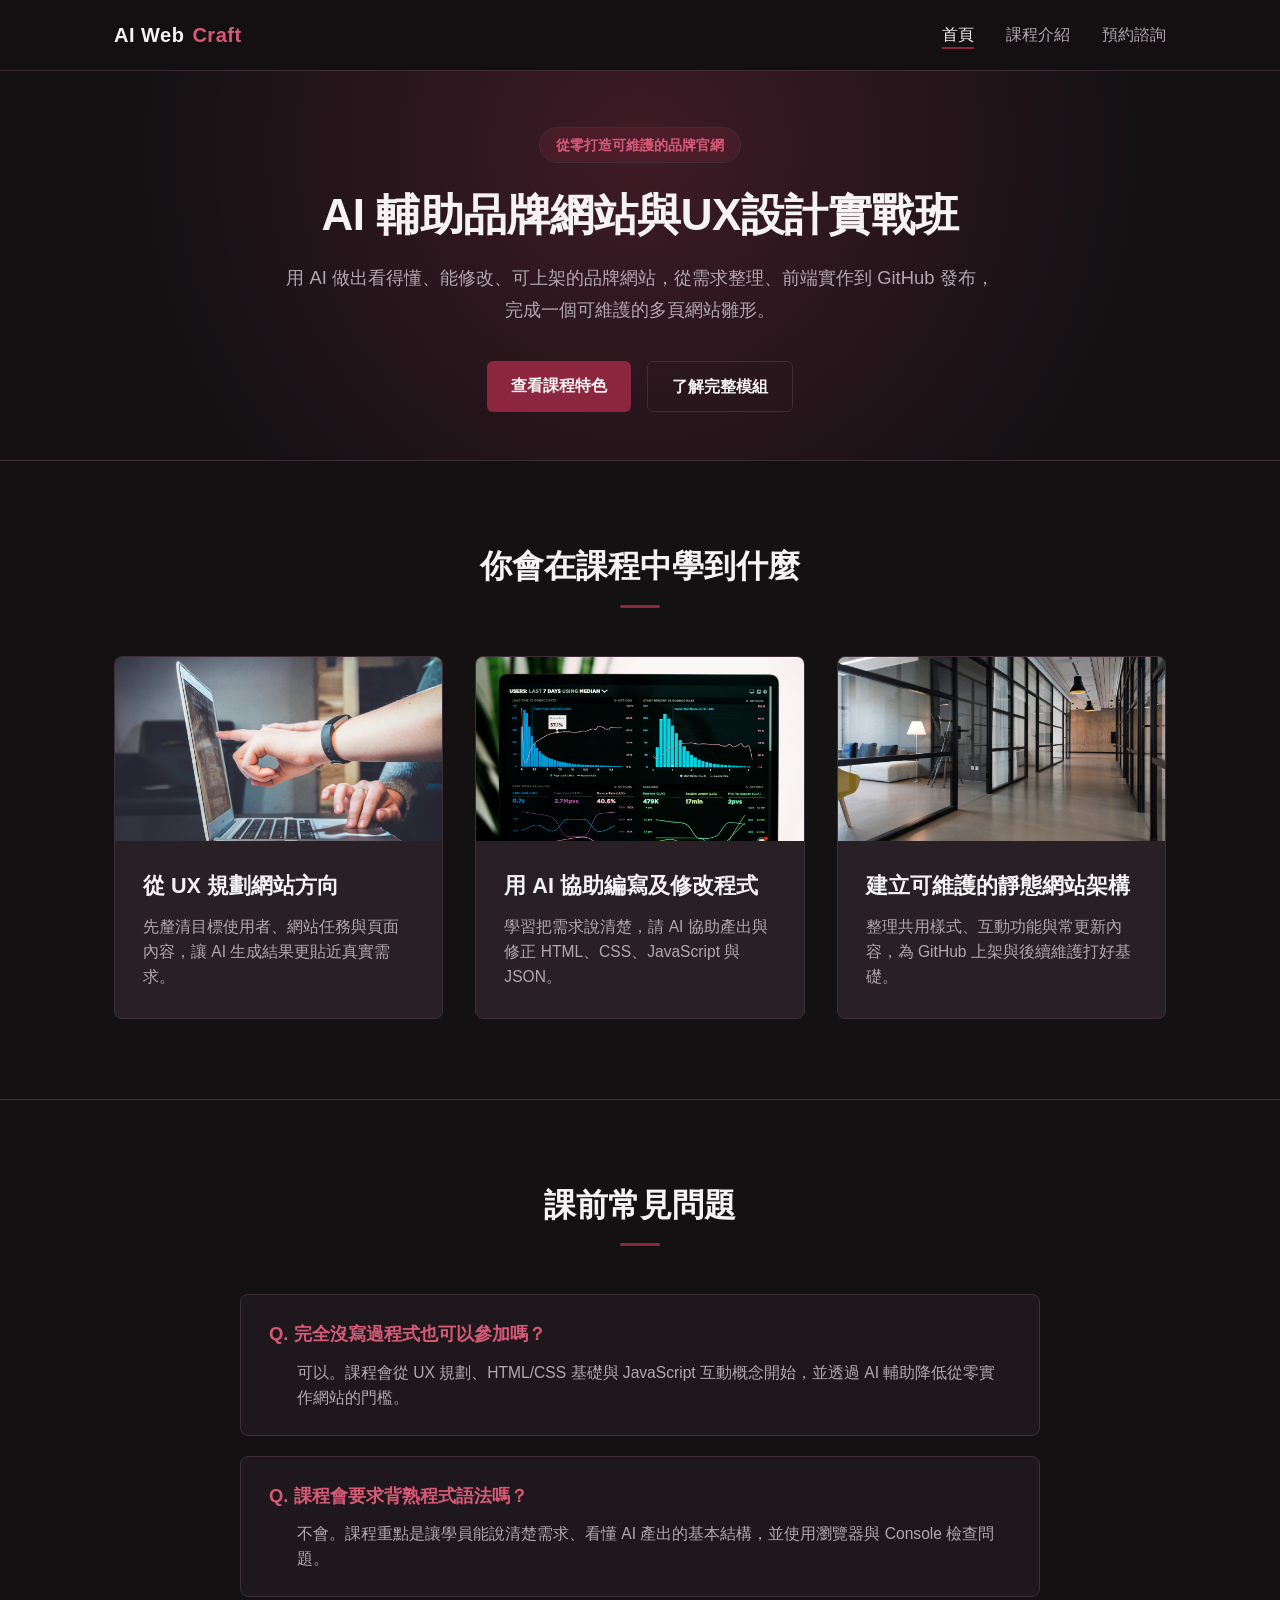
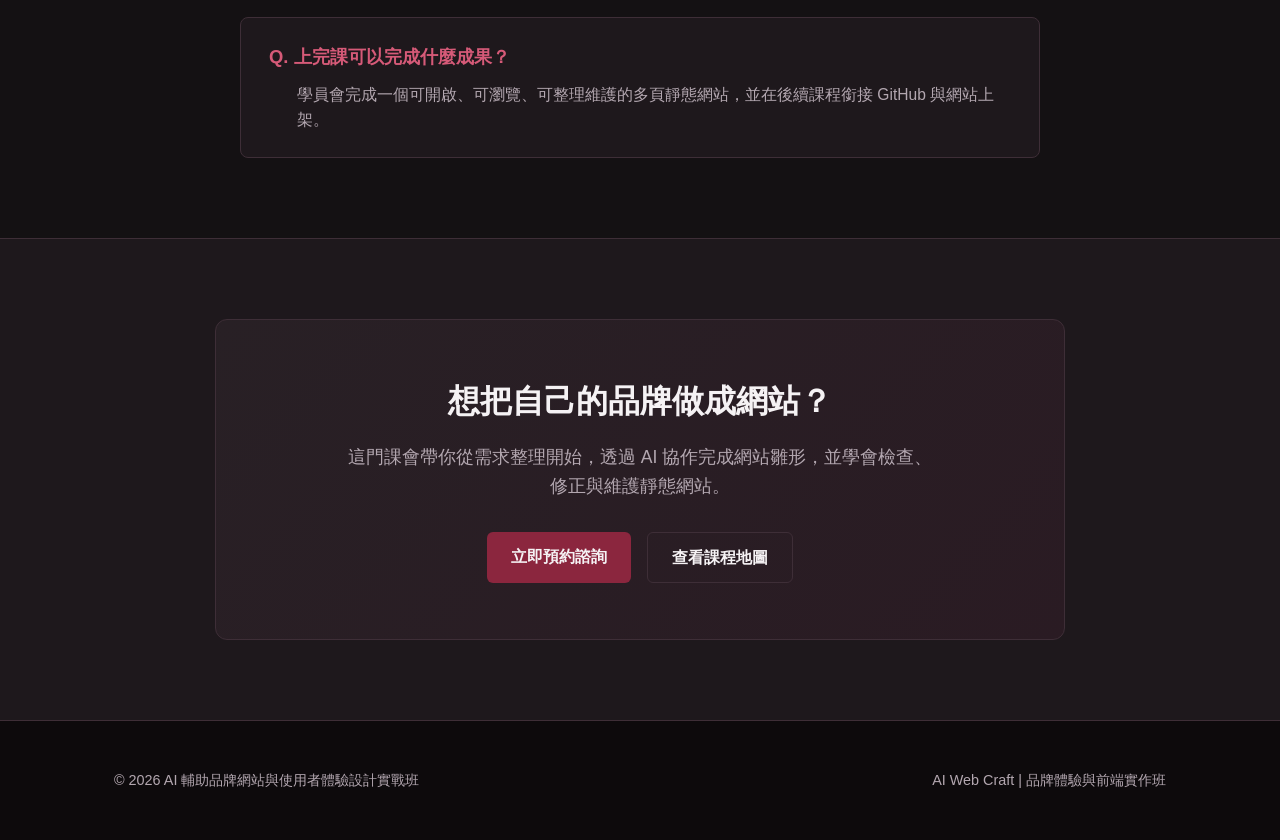
<file: index.html>
<!DOCTYPE html>
<html lang="zh-TW">
<head>
  <meta charset="UTF-8">
  <meta name="viewport" content="width=device-width, initial-scale=1.0">
  <title>AI Web Craft | 品牌體驗與前端實作班</title>
  <link rel="stylesheet" href="css/style.css">
  <link rel="shortcut icon" href="images/favicon.svg" type="image/svg+xml">

</head>
<body>

  <!-- 導覽列 HEADER -->
  <header>
    <div class="container">
      <nav>
        <a href="index.html" class="logo">
          AI Web <span>Craft</span>
        </a>
        <button class="nav-toggle" aria-label="開啟導覽選單" aria-expanded="false" aria-controls="nav-menu">
          <span class="nav-toggle-bar"></span>
          <span class="nav-toggle-bar"></span>
          <span class="nav-toggle-bar"></span>
        </button>
        <ul class="nav-links" id="nav-menu">
          <li><a href="index.html" class="active">首頁</a></li>
          <li><a href="courses.html">課程介紹</a></li>
          <li><a href="contact.html">預約諮詢</a></li>
        </ul>
      </nav>
    </div>
  </header>

  <main>
    <!-- HERO 區塊 -->
    <section class="hero">
      <div class="container">
        <div class="hero-content">
          <div class="kicker" id="hero-kicker">載入中...</div>
          <h1 id="hero-title">載入中...</h1>
          <p id="hero-subtitle">載入中...</p>
          <div class="hero-actions">
            <a href="#features" class="btn btn-primary" id="hero-cta">查看課程特色</a>
            <a href="courses.html" class="btn btn-outline">了解完整模組</a>
          </div>
        </div>
      </div>
    </section>

    <!-- 課程特色區塊 -->
    <section id="features">
      <div class="container">
        <h2 class="section-title" id="features-title">課程特色</h2>
        <div class="features-grid" id="features-container">
          <!-- 動態渲染卡片內容 -->
        </div>
      </div>
    </section>

    <!-- 常見問題區塊 -->
    <section id="faq">
      <div class="container">
        <h2 class="section-title" id="faq-title">常見問題</h2>
        <div class="faq-container" id="faq-container">
          <!-- 動態渲染 FAQ 內容 -->
        </div>
      </div>
    </section>

    <!-- 聯絡與行動呼籲區塊 -->
    <section class="contact-section">
      <div class="container">
        <div class="contact-card">
          <h2 id="contact-title">準備套用自己的品牌內容</h2>
          <p id="contact-description">請整理品牌名稱、目標對象與網站目的，再請 Gemini 依照這份 JSON 格式產生自己的網站內容。</p>
          <div class="contact-actions">
            <a href="contact.html" class="btn btn-primary">立即預約諮詢</a>
            <a href="courses.html" class="btn btn-outline">查看課程地圖</a>
          </div>
        </div>
      </div>
    </section>
  </main>

  <!-- FOOTER 頁尾 -->
  <footer>
    <div class="container">
      <div class="footer-content">
        <p id="footer-copyright">© 2026 AI 輔助網站內容生成練習</p>
        <p>AI Web Craft | 品牌體驗與前端實作班</p>
      </div>
    </div>
  </footer>
  <script src="js/script.js"></script>
  <!-- JS 讀取 data/website-content.json 與動態渲染 -->
  <!-- <script>
    document.addEventListener("DOMContentLoaded", function () {
      fetch('data/website-content.json')
        .then(response => {
          if (!response.ok) {
            throw new Error("無法讀取 JSON 資料， HTTP 狀態碼: " + response.status);
          }
          return response.json();
        })
        .then(data => {
          renderContent(data);
        })
        .catch(error => {
          console.error("資料載入失敗:", error);
          renderFallbackContent();
        });

      function renderContent(data) {
        // Render Hero
        if (data.hero) {
          document.getElementById('hero-kicker').textContent = data.hero.kicker || "AI 協作課程";
          document.getElementById('hero-title').textContent = data.hero.title || "";
          document.getElementById('hero-subtitle').innerHTML = data.hero.subtitle || "";
          if (data.hero.cta) {
            document.getElementById('hero-cta').textContent = data.hero.cta;
          }
        }

        // Render Features Title & Cards
        if (data.featuresTitle) {
          document.getElementById('features-title').textContent = data.featuresTitle;
        }

        if (Array.isArray(data.features)) {
          const featuresContainer = document.getElementById('features-container');
          featuresContainer.innerHTML = '';
          data.features.forEach(item => {
            const card = document.createElement('div');
            card.className = 'feature-card';
            card.innerHTML = `
              ${item.imageUrl ? `<img class="feature-image" src="${escapeHTML(item.imageUrl)}" alt="${escapeHTML(item.imageAlt || item.title)}">` : ''}
              <div class="feature-content">
                <h3>${escapeHTML(item.title)}</h3>
                <p>${escapeHTML(item.description)}</p>
              </div>
            `;
            featuresContainer.appendChild(card);
          });
        }

        // Render FAQ Title & List
        if (data.faqTitle) {
          document.getElementById('faq-title').textContent = data.faqTitle;
        }

        if (Array.isArray(data.faq)) {
          const faqContainer = document.getElementById('faq-container');
          faqContainer.innerHTML = '';
          data.faq.forEach(item => {
            const faqItem = document.createElement('div');
            faqItem.className = 'faq-item';
            faqItem.innerHTML = `
              <h3>Q. ${escapeHTML(item.question)}</h3>
              <p>${escapeHTML(item.answer)}</p>
            `;
            faqContainer.appendChild(faqItem);
          });
        }

        // Render Contact
        if (data.contact) {
          if (data.contact.title) {
            document.getElementById('contact-title').textContent = data.contact.title;
          }
          if (data.contact.description) {
            document.getElementById('contact-description').textContent = data.contact.description;
          }
        }

        // Render Footer
        if (data.footer) {
          document.getElementById('footer-copyright').textContent = data.footer;
        }
      }

      // 備用處理（若本地 file:// 協定限制或路徑無法 fetch 時顯示）
      function renderFallbackContent() {
        document.getElementById('hero-kicker').textContent = "AI 協作課程";
        document.getElementById('hero-title').textContent = "用 AI 建立清楚、可維護的網站內容";
        document.getElementById('hero-subtitle').textContent = "請透過 HTTP Server (如 Live Server) 開啟網頁以完整讀取 JSON 資料。";
      }

      // XSS 防護輔助函式
      function escapeHTML(str) {
        if (!str) return '';
        return str
          .replace(/&/g, "&amp;")
          .replace(/</g, "&lt;")
          .replace(/>/g, "&gt;")
          .replace(/"/g, "&quot;")
          .replace(/'/g, "&#039;");
      }
    });

  document.addEventListener('DOMContentLoaded', () => {
    const header = document.querySelector('header');
    let lastScrollY = window.scrollY;

    window.addEventListener('scroll', () => {
      const currentScrollY = window.scrollY;

      // 1. 接近頁面最上方時（10px 內），保持顯示
      if (currentScrollY <= 10) {
        header.classList.remove('nav-hidden');
      } 
      // 2. 向下捲動時，隱藏導覽列
      else if (currentScrollY > lastScrollY) {
        header.classList.add('nav-hidden');
      } 
      // 3. 向上捲動時，顯示導覽列
      else {
        header.classList.remove('nav-hidden');
      }

      lastScrollY = currentScrollY;
    });

    // 手機版漢堡選單邏輯
    const navToggle = document.querySelector('.nav-toggle');
    const navMenu = document.getElementById('nav-menu');
    const navLinks = document.querySelectorAll('.nav-links a');

    if (navToggle && navMenu) {
      const closeMenu = () => {
        navToggle.classList.remove('is-active');
        navMenu.classList.remove('is-active');
        navToggle.setAttribute('aria-expanded', 'false');
        navToggle.setAttribute('aria-label', '開啟導覽選單');
      };

      navToggle.addEventListener('click', () => {
        const isOpen = navMenu.classList.toggle('is-active');
        navToggle.classList.toggle('is-active');
        navToggle.setAttribute('aria-expanded', isOpen ? 'true' : 'false');
        navToggle.setAttribute('aria-label', isOpen ? '關閉導覽選單' : '開啟導覽選單');
      });

      navLinks.forEach(link => {
        link.addEventListener('click', closeMenu);
      });
    }
  });
  </script> -->
</body>
</html>
</file>
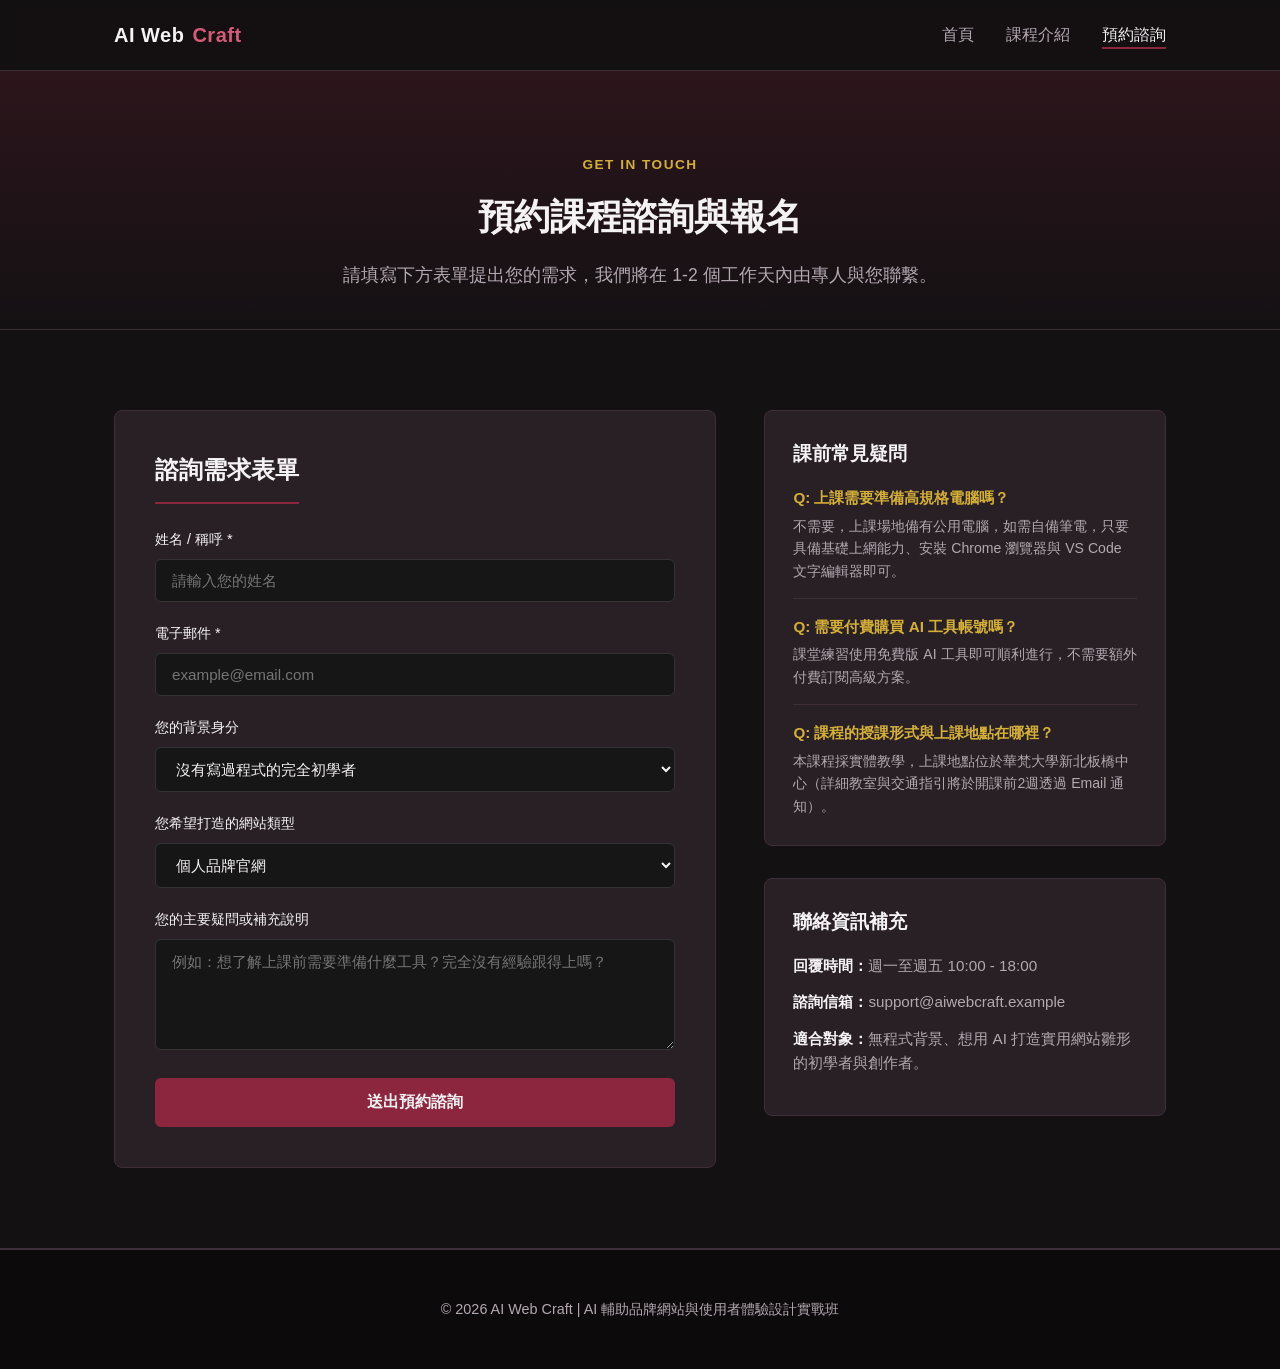
<file: contact.html>
<!DOCTYPE html>
<html lang="zh-Hant">
<head>
  <meta charset="UTF-8">
  <meta name="viewport" content="width=device-width, initial-scale=1.0">
  <title>預約諮詢 - AI Web Craft | 品牌體驗與前端實作班</title>
  <link rel="stylesheet" href="css/style.css">
  <link rel="shortcut icon" href="images/favicon.svg" type="image/svg+xml">
</head>
<body>

  <!-- Header Section -->
  <header>
    <div class="container">
      <nav>
        <a href="index.html" class="logo">
          AI Web <span>Craft</span>
        </a>
        <button class="nav-toggle" aria-label="開啟導覽選單" aria-expanded="false" aria-controls="nav-menu">
          <span class="nav-toggle-bar"></span>
          <span class="nav-toggle-bar"></span>
          <span class="nav-toggle-bar"></span>
        </button>
        <ul class="nav-links" id="nav-menu">
          <li><a href="index.html">首頁</a></li>
          <li><a href="courses.html">課程介紹</a></li>
          <li><a href="contact.html" class="active">預約諮詢</a></li>
        </ul>
      </nav>
    </div>
  </header>

  <!-- Page Header -->
  <div class="page-header">
    <div class="container">
      <span class="page-kicker">Get In Touch</span>
      <h1 class="page-title">預約課程諮詢與報名</h1>
      <p class="page-subtitle">請填寫下方表單提出您的需求，我們將在 1-2 個工作天內由專人與您聯繫。</p>
    </div>
  </div>

  <main>
    <section>
      <div class="container">
        <div class="contact-grid">
          
          <!-- Consultation Form -->
          <div class="form-card">
            <h2 class="form-title">諮詢需求表單</h2>
            <form action="#" method="post" onsubmit="event.preventDefault(); alert('感謝您的諮詢預約！我們將盡快與您聯繫。');">
              <div class="form-group">
                <label for="name">姓名 / 稱呼 *</label>
                <input type="text" id="name" name="name" required placeholder="請輸入您的姓名">
              </div>

              <div class="form-group">
                <label for="email">電子郵件 *</label>
                <input type="email" id="email" name="email" required placeholder="example@email.com">
              </div>

              <div class="form-group">
                <label for="identity">您的背景身分</label>
                <select id="identity" name="identity">
                  <option value="beginner">沒有寫過程式的完全初學者</option>
                  <option value="freelancer">自由工作者 / 個人品牌經營者</option>
                  <option value="designer">設計師 / 想跨足 UI/UX 的學員</option>
                  <option value="other">其他</option>
                </select>
              </div>

              <div class="form-group">
                <label for="goal">您希望打造的網站類型</label>
                <select id="goal" name="goal">
                  <option value="personal">個人品牌官網</option>
                  <option value="portfolio">作品集網站</option>
                  <option value="course">課程或活動宣傳頁</option>
                  <option value="service">服務介紹頁</option>
                </select>
              </div>

              <div class="form-group">
                <label for="message">您的主要疑問或補充說明</label>
                <textarea id="message" name="message" rows="5" placeholder="例如：想了解上課前需要準備什麼工具？完全沒有經驗跟得上嗎？"></textarea>
              </div>

              <button type="submit" class="btn-submit">送出預約諮詢</button>
            </form>
          </div>

          <!-- Side Info Panel -->
          <div class="info-panel">
            
            <!-- Quick FAQ -->
            <div class="info-card">
              <h3>課前常見疑問</h3>
              <ul class="faq-mini-list">
                <li>
                  <strong>Q: 上課需要準備高規格電腦嗎？</strong>
                  <p>不需要，上課場地備有公用電腦，如需自備筆電，只要具備基礎上網能力、安裝 Chrome 瀏覽器與 VS Code 文字編輯器即可。</p>
                </li>
                <li>
                  <strong>Q: 需要付費購買 AI 工具帳號嗎？</strong>
                  <p>課堂練習使用免費版 AI 工具即可順利進行，不需要額外付費訂閱高級方案。</p>
                </li>
                <li>
                  <strong>Q: 課程的授課形式與上課地點在哪裡？</strong>
                  <p>本課程採實體教學，上課地點位於華梵大學新北板橋中心（詳細教室與交通指引將於開課前2週透過 Email 通知）。</p>
                </li>
              </ul>
            </div>

            <!-- Contact Notice -->
            <div class="info-card contact-details">
              <h3>聯絡資訊補充</h3>
              <p><strong>回覆時間：</strong>週一至週五 10:00 - 18:00</p>
              <p><strong>諮詢信箱：</strong>support@aiwebcraft.example</p>
              <p><strong>適合對象：</strong>無程式背景、想用 AI 打造實用網站雛形的初學者與創作者。</p>
            </div>

          </div>

        </div>
      </div>
    </section>
  </main>

  <!-- Footer Section -->
  <footer>
    <div class="container">
      <p>© 2026 AI Web Craft | AI 輔助品牌網站與使用者體驗設計實戰班</p>
    </div>
  </footer>
  <script src="js/script.js"></script>
</body>
</html>
</file>
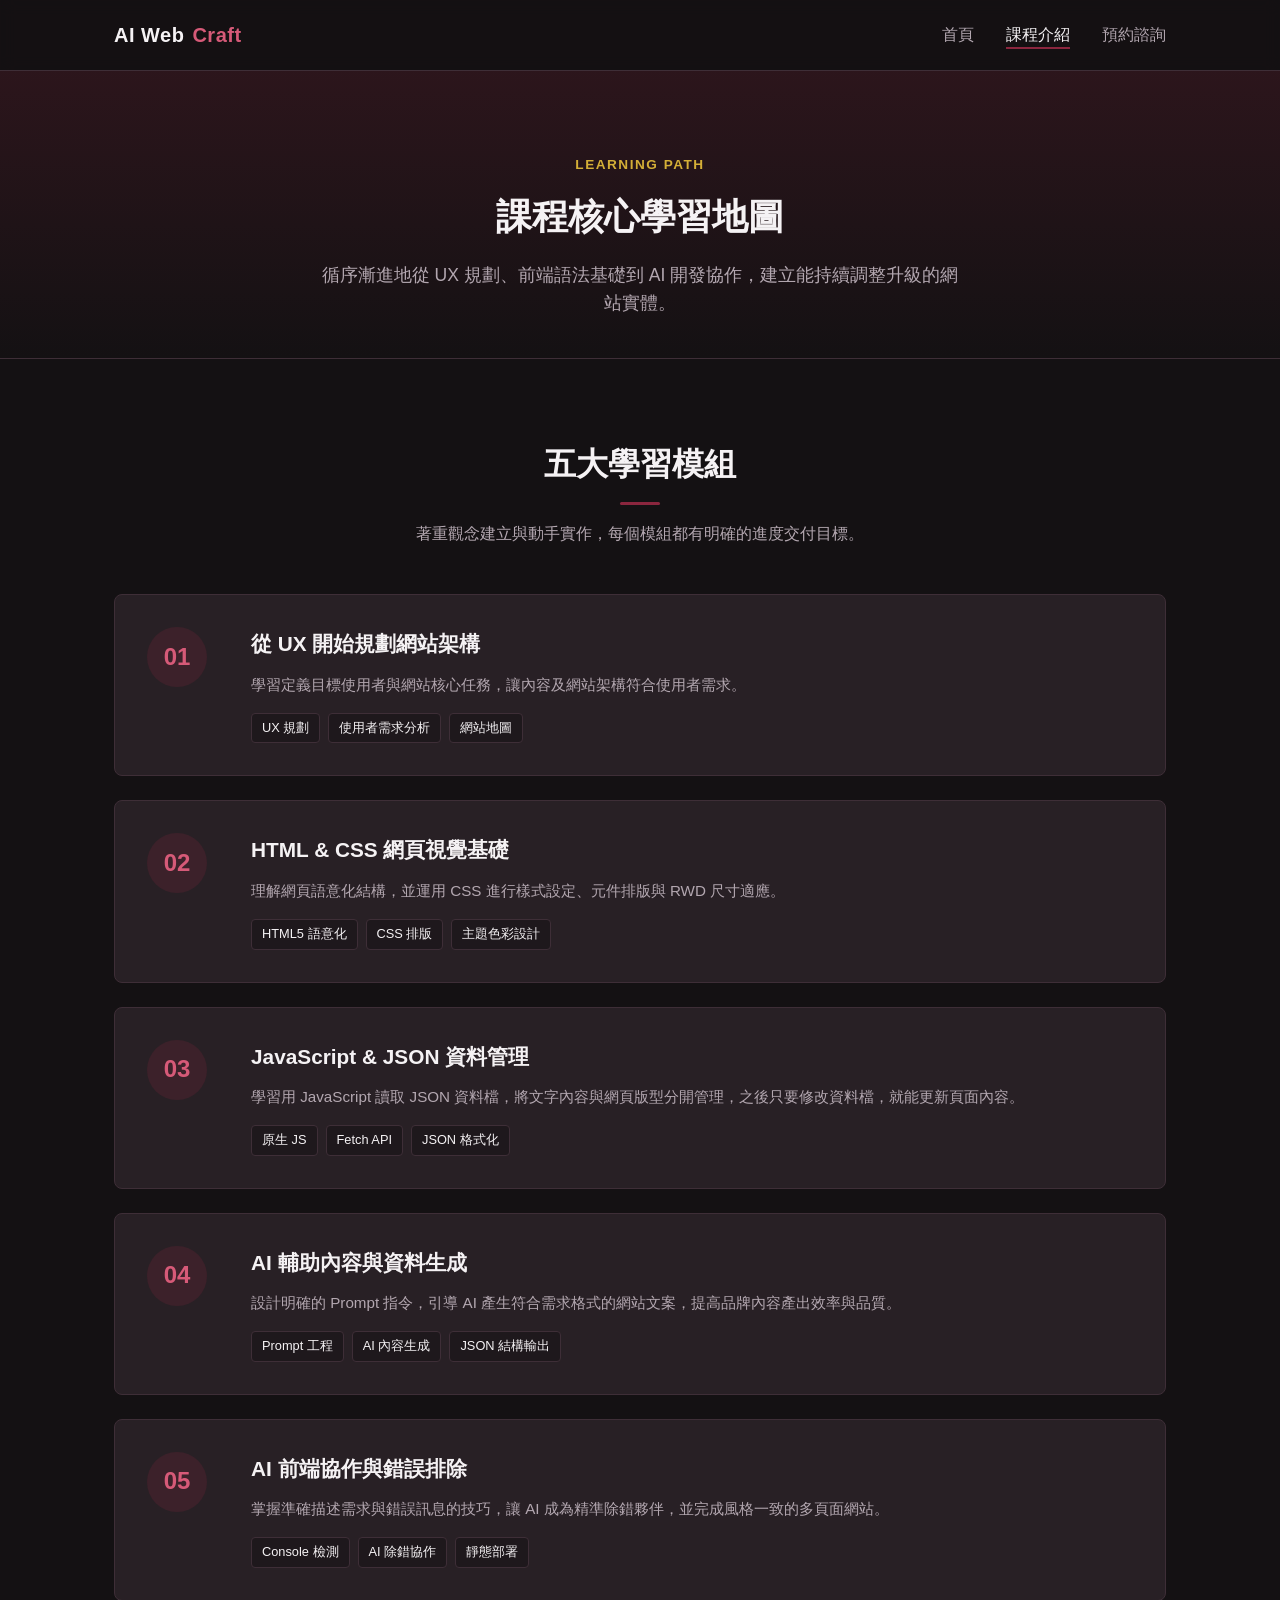
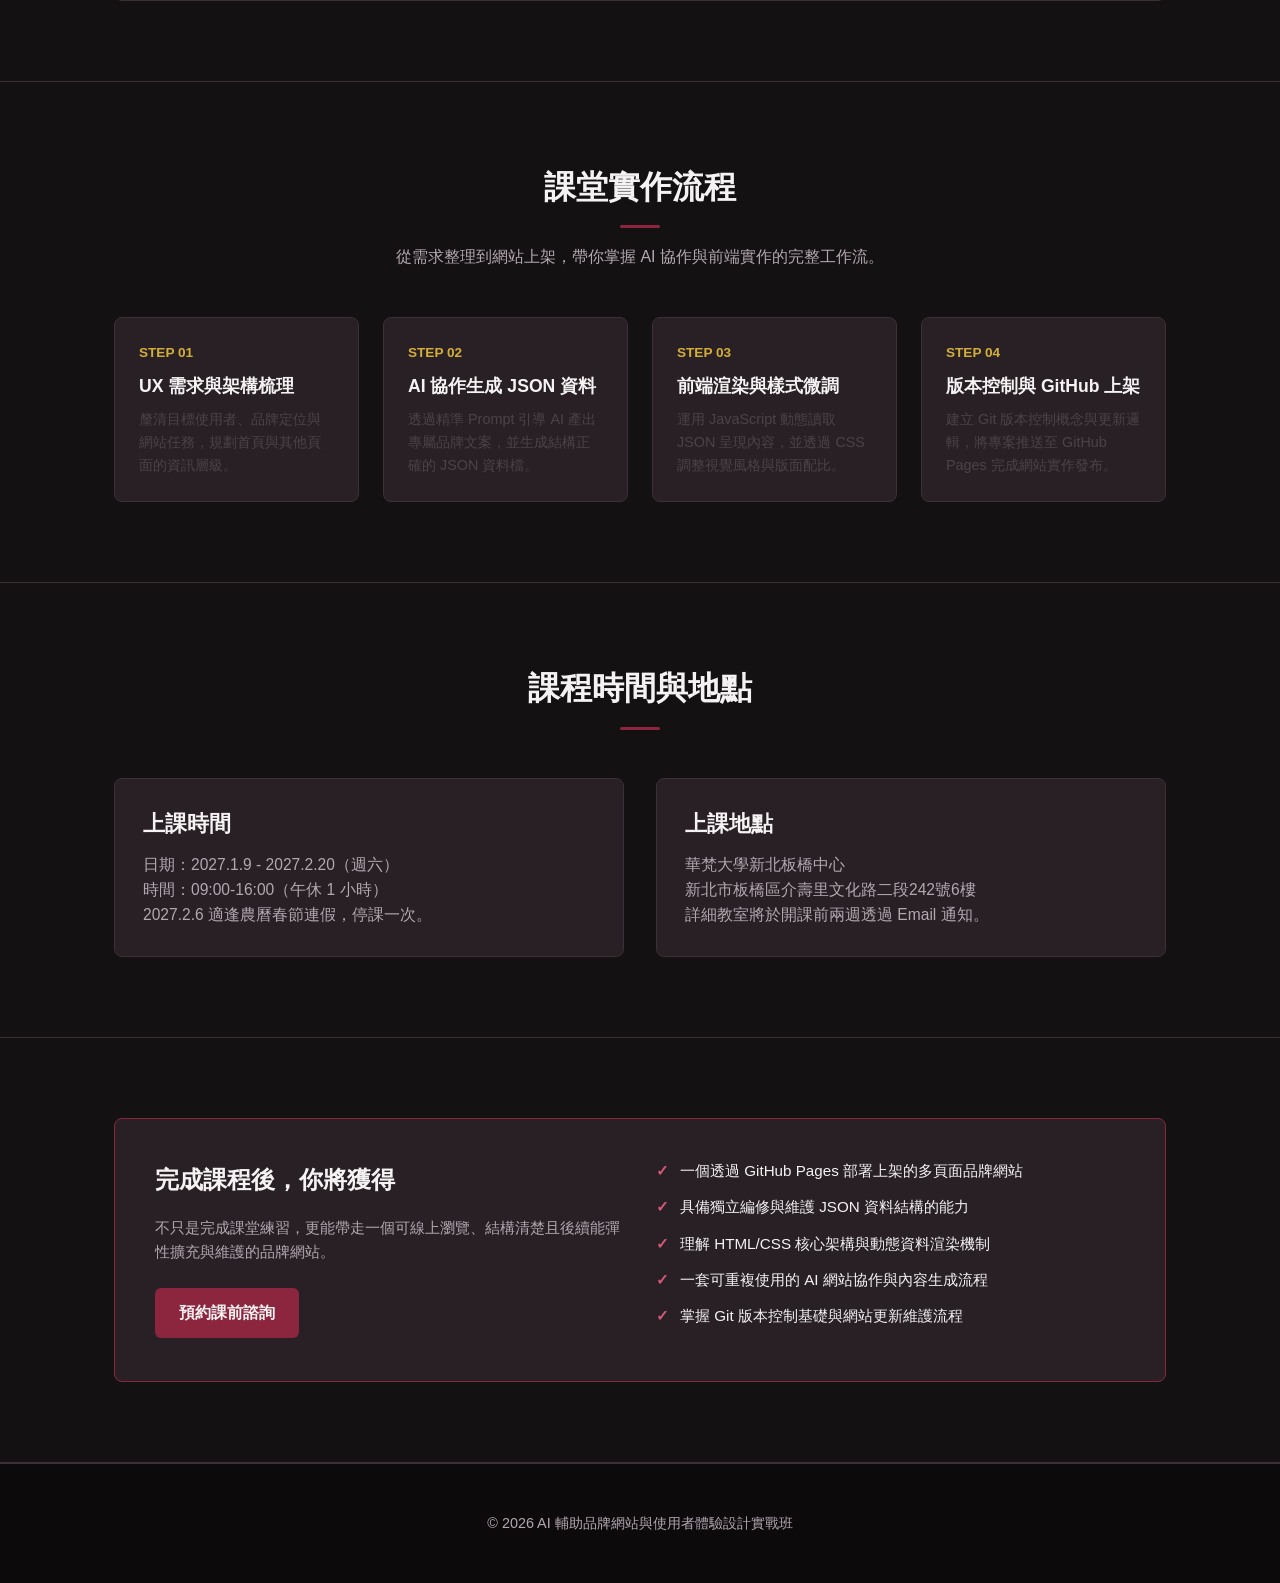
<file: courses.html>
<!DOCTYPE html>
<html lang="zh-Hant">
<head>
  <meta charset="UTF-8">
  <meta name="viewport" content="width=device-width, initial-scale=1.0">
  <title>課程介紹 - AI Web Craft | 品牌體驗與前端實作班</title>
  <link rel="stylesheet" href="css/style.css">
  <link rel="shortcut icon" href="images/favicon.svg" type="image/svg+xml">
</head>
<body>

  <!-- Header Section -->
  <header>
    <div class="container">
      <nav>
        <a href="index.html" class="logo">
          AI Web <span>Craft</span>
        </a>
        <button class="nav-toggle" aria-label="開啟導覽選單" aria-expanded="false" aria-controls="nav-menu">
          <span class="nav-toggle-bar"></span>
          <span class="nav-toggle-bar"></span>
          <span class="nav-toggle-bar"></span>
        </button>
        <ul class="nav-links" id="nav-menu">
          <li><a href="index.html">首頁</a></li>
          <li><a href="courses.html" class="active">課程介紹</a></li>
          <li><a href="contact.html">預約諮詢</a></li>
        </ul>
      </nav>
    </div>
  </header>

  <!-- Page Header -->
  <div class="page-header">
    <div class="container">
      <span class="page-kicker">Learning Path</span>
      <h1 class="page-title">課程核心學習地圖</h1>
      <p class="page-subtitle">循序漸進地從 UX 規劃、前端語法基礎到 AI 開發協作，建立能持續調整升級的網站實體。</p>
    </div>
  </div>

  <main>
    <!-- Learning Modules Section -->
    <section>
      <div class="container">
        <h2 class="section-title" id="modules-title">五大學習模組</h2>
        <p class="section-description" id="modules-description">著重觀念建立與動手實作，每個模組都有明確的進度交付目標。</p>
        
        <div class="modules-grid" id="modules-container">
          <!-- 這裡的模組卡片將由 JavaScript 自動連動 JSON 進行渲染 -->
          <div class="module-card">
            <div class="module-number">01</div>
            <div class="module-content">
              <h3>從 UX 開始規劃網站架構</h3>
              <p>學習定義目標使用者與網站核心任務，讓內容及網站架構符合使用者需求。</p>
              <div class="module-tags">
                <span class="tag">UX 規劃</span>
                <span class="tag">使用者需求分析</span>
                <span class="tag">網站地圖</span>
              </div>
            </div>
          </div>

          <div class="module-card">
            <div class="module-number">02</div>
            <div class="module-content">
              <h3>HTML & CSS 網頁視覺基礎</h3>
              <p>理解網頁語意化結構，並運用 CSS 進行樣式設定、元件排版與 RWD 尺寸適應。</p>
              <div class="module-tags">
                <span class="tag">HTML5 語意化</span>
                <span class="tag">CSS 排版</span>
                <span class="tag">主題色彩設計</span>
              </div>
            </div>
          </div>

          <div class="module-card">
            <div class="module-number">03</div>
            <div class="module-content">
              <h3>JavaScript & JSON 資料管理</h3>
              <p>學習用 JavaScript 讀取 JSON 資料檔，將文字內容與網頁版型分開管理，之後只要修改資料檔，就能更新頁面內容。</p>
              <div class="module-tags">
                <span class="tag">原生 JS</span>
                <span class="tag">Fetch API</span>
                <span class="tag">JSON 格式化</span>
              </div>
            </div>
          </div>

          <div class="module-card">
            <div class="module-number">04</div>
            <div class="module-content">
              <h3>AI 輔助內容與資料生成</h3>
              <p>設計明確的 Prompt 指令，引導 AI 產生符合需求格式的網站文案，提高品牌內容產出效率與品質。</p>
              <div class="module-tags">
                <span class="tag">Prompt 工程</span>
                <span class="tag">AI 內容生成</span>
                <span class="tag">JSON 結構輸出</span>
              </div>
            </div>
          </div>

          <div class="module-card">
            <div class="module-number">05</div>
            <div class="module-content">
              <h3>AI 前端協作與錯誤排除</h3>
              <p>掌握準確描述需求與錯誤訊息的技巧，讓 AI 成為精準除錯夥伴，並完成風格一致的多頁面網站。</p>
              <div class="module-tags">
                <span class="tag">Console 檢測</span>
                <span class="tag">AI 除錯協作</span>
                <span class="tag">靜態部署</span>
              </div>
            </div>
          </div>
        </div>
      </div>
    </section>

    <!-- Workflow Section -->
    <section id="process">
      <div class="container">
        <h2 class="section-title">課堂實作流程</h2>
        <p class="section-description">從需求整理到網站上架，帶你掌握 AI 協作與前端實作的完整工作流。</p>

        <div class="process-grid">
          <div class="process-item">
            <div class="process-step">STEP 01</div>
            <h4>UX 需求與架構梳理</h4>
            <p>釐清目標使用者、品牌定位與網站任務，規劃首頁與其他頁面的資訊層級。</p>
          </div>
          <div class="process-item">
            <div class="process-step">STEP 02</div>
            <h4>AI 協作生成 JSON 資料</h4>
            <p>透過精準 Prompt 引導 AI 產出專屬品牌文案，並生成結構正確的 JSON 資料檔。</p>
          </div>
          <div class="process-item">
            <div class="process-step">STEP 03</div>
            <h4>前端渲染與樣式微調</h4>
            <p>運用 JavaScript 動態讀取 JSON 呈現內容，並透過 CSS 調整視覺風格與版面配比。</p>
          </div>
          <div class="process-item">
            <div class="process-step">STEP 04</div>
            <h4>版本控制與 GitHub 上架</h4>
            <p>建立 Git 版本控制概念與更新邏輯，將專案推送至 GitHub Pages 完成網站實作發布。</p>
          </div>
        </div>
      </div>
    </section>

    <!-- 課程時間與地點區塊 -->
    <section id="schedule-location">
      <div class="container">
        <h2 class="section-title">課程時間與地點</h2>
        <div class="features-grid">
          
          <!-- 上課時間卡片 -->
          <div class="feature-card">
            <div class="feature-content">
              <h3>上課時間</h3>
              <p>
                日期：2027.1.9 - 2027.2.20（週六）<br>
                時間：09:00-16:00（午休 1 小時）<br>2027.2.6 適逢農曆春節連假，停課一次。
              </p>
            </div>
          </div>

          <!-- 上課地點卡片 -->
          <div class="feature-card">
            <div class="feature-content">
              <h3>上課地點</h3>
              <p>
                華梵大學新北板橋中心<br>
                新北市板橋區介壽里文化路二段242號6樓<br>
                詳細教室將於開課前兩週透過 Email 通知。
              </p>
            </div>
          </div>

        </div>
      </div>
    </section>

    <!-- Outcome Section -->
    <section>
      <div class="container">
        <div class="outcome-box">
          <div class="outcome-info">
            <h3>完成課程後，你將獲得</h3>
            <p>不只是完成課堂練習，更能帶走一個可線上瀏覽、結構清楚且後續能彈性擴充與維護的品牌網站。</p>
            <a href="contact.html" class="btn btn-primary">預約課前諮詢</a>
          </div>
          <div>
            <ul class="outcome-list">
              <li>一個透過 GitHub Pages 部署上架的多頁面品牌網站</li>
              <li>具備獨立編修與維護 JSON 資料結構的能力</li>
              <li>理解 HTML/CSS 核心架構與動態資料渲染機制</li>
              <li>一套可重複使用的 AI 網站協作與內容生成流程</li>
              <li>掌握 Git 版本控制基礎與網站更新維護流程</li>
            </ul>
          </div>
        </div>
      </div>
    </section>
  </main>

  <!-- Footer Section -->
  <footer>
    <div class="container">
      <p id="footer-copyright">© 2026 AI Web Craft | AI 輔助品牌網站與使用者體驗設計實戰班</p>
    </div>
  </footer>

  <!-- 引入共用 JavaScript -->
  <script src="js/script.js"></script>
</body>
</html>
</file>
<file: css/style.css>
/* ==========================================================================
   1. 全域變數與 Reset (以 index.html 為基準)
   ========================================================================== */
:root {
  /* 背景與表面色 */
  --bg-color: #141113;
  --header-bg-rgba: rgba(20, 17, 19, 0.9);
  --hero-bg-gradient-start: #3e1b26;
  --footer-bg: #0d0a0c;
  --surface-color: #1e181c;
  --surface-card: #282025;
  --surface-hover: #342a30;
  --card-gradient-end: #2a1b23;

  /* 主色與強調色 */
  --primary-color: #8b263e;
  --primary-hover: #a3324d;
  --primary-light: #d65a78;
  --primary-bg-alpha: rgba(139, 38, 62, 0.2);
  --accent-color: #d4af37;

  /* 文字色 */
  --text-main: #f5f2f4;
  --text-muted: #b3a7b0;

  /* 邊框與輸入框色 */
  --border-color: #3e2e37;
  --input-bg: #161616;
  --input-border: #333333;

  /* 版面配置 */
  --max-width: 1100px;
  --font-family: -apple-system, BlinkMacSystemFont, "Segoe UI", Roboto, "Helvetica Neue", Arial, sans-serif;
}

* {
  box-sizing: border-box;
  margin: 0;
  padding: 0;
}

body {
  background-color: var(--bg-color);
  color: var(--text-main);
  font-family: var(--font-family);
  line-height: 1.6;
  min-height: 100vh;
  display: flex;
  flex-direction: column;
}

a {
  color: inherit;
  text-decoration: none;
}

.container {
  width: 100%;
  max-width: var(--max-width);
  margin: 0 auto;
  padding: 0 1.5rem;
}

/* ==========================================================================
   2. 通用按鈕元件 (Buttons)
   ========================================================================== */
.btn {
  display: inline-block;
  padding: 0.75rem 1.5rem;
  border-radius: 6px;
  font-weight: 600;
  font-size: 1rem;
  transition: all 0.2s ease;
  cursor: pointer;
  border: none;
  text-align: center;
}

.btn-primary {
  background-color: var(--primary-color);
  color: var(--text-main);
}

.btn-primary:hover {
  background-color: var(--primary-hover);
  transform: translateY(-1px);
}

.btn-outline {
  background-color: transparent;
  border: 1px solid var(--border-color);
  color: var(--text-main);
}

.btn-outline:hover {
  background-color: var(--surface-hover);
  border-color: var(--primary-light);
}

/* ==========================================================================
   3. 標頭與導覽列 (Header & Navigation - index.html 基準)
   ========================================================================== */
header {
  background-color: var(--header-bg-rgba);
  backdrop-filter: blur(8px);
  position: sticky;
  top: 0;
  z-index: 100;
  border-bottom: 1px solid var(--border-color); 
  transition: transform 0.3s ease-in-out; 
}

header.nav-hidden {
  transform: translateY(-100%);
}

nav {
  display: flex;
  justify-content: space-between;
  align-items: center;
  height: 70px;
}

.logo {
  font-size: 1.25rem;
  font-weight: 700;
  letter-spacing: 0.5px;
  color: var(--text-main);
  display: flex;
  align-items: center;
  gap: 0.5rem;
}

.logo span {
  color: var(--primary-light);
}

.nav-links {
  display: flex;
  list-style: none;
  gap: 2rem;
  align-items: center;
}

.nav-links a {
  color: var(--text-muted);
  font-weight: 500;
  transition: color 0.2s;
}

.nav-links a:hover,
.nav-links a.active {
  color: var(--text-main);
}

.nav-links a.active {
  border-bottom: 2px solid var(--primary-color);
  padding-bottom: 4px;
}

/* 漢堡選單按鈕 */
.nav-toggle {
  display: none;
  background: transparent;
  border: none;
  cursor: pointer;
  padding: 0.5rem;
  flex-direction: column;
  justify-content: center;
  gap: 5px;
  z-index: 101;
}

.nav-toggle-bar {
  display: block;
  width: 24px;
  height: 2px;
  background-color: var(--text-main);
  border-radius: 2px;
  transition: transform 0.3s ease, opacity 0.3s ease;
}

.nav-toggle.is-active .nav-toggle-bar:nth-child(1) {
  transform: translateY(7px) rotate(45deg);
}

.nav-toggle.is-active .nav-toggle-bar:nth-child(2) {
  opacity: 0;
}

.nav-toggle.is-active .nav-toggle-bar:nth-child(3) {
  transform: translateY(-7px) rotate(-45deg);
}

.scroll-nav {
  position: sticky;
  top: 0;
  z-index: 1000;
  transform: translateY(0);
  transition: transform 0.2s ease;
}

.scroll-nav.is-scroll-hidden {
  transform: translateY(-100%);
}

.scroll-nav:focus-within {
  transform: translateY(0);
}

/* ==========================================================================
   4. 通用 Section 與 Page Header (各內頁抬頭)
   ========================================================================== */
main section {
  padding: 5rem 0;
  border-bottom: 1px solid var(--border-color);
}

.section-title {
  font-size: 2rem;
  font-weight: 700;
  text-align: center;
  margin-bottom: 3rem;
  color: var(--text-main);
  position: relative;
  text-wrap: balance;
}

.section-title::after {
  content: '';
  display: block;
  width: 40px;
  height: 3px;
  background-color: var(--primary-color);
  margin: 0.75rem auto 0;
  border-radius: 2px;
}

.section-description {
  text-align: center;
  color: var(--text-muted);
  max-width: 600px;
  margin: -2rem auto 3rem;
}

.page-header {
  padding: 80px 0 40px;
  text-align: center;
  background: linear-gradient(180deg, var(--primary-bg-alpha) 0%, var(--bg-color) 100%);
  border-bottom: 1px solid var(--border-color);
}

.page-kicker {
  display: inline-block;
  font-size: 0.85rem;
  text-transform: uppercase;
  letter-spacing: 1.5px;
  color: var(--accent-color);
  margin-bottom: 12px;
  font-weight: 600;
}

.page-title {
  font-size: 2.25rem;
  color: var(--text-main);
  margin-bottom: 16px;
}

.page-subtitle {
  font-size: 1.1rem;
  color: var(--text-muted);
  max-width: 650px;
  margin: 0 auto;
}

/* ==========================================================================
   5. 通用頁尾 (Footer - index.html 基準)
   ========================================================================== */
footer {
  background-color: var(--footer-bg);
  padding: 3rem 0;
  margin-top: auto;
  border-top: 1px solid var(--border-color);
  color: var(--text-muted);
  font-size: 0.9rem;
  text-align: center;
}

.footer-content {
  display: flex;
  justify-content: space-between;
  align-items: center;
  flex-wrap: wrap;
  gap: 1rem;
}

/* ==========================================================================
   6. 頁面專屬區塊 - 首頁 (index.html)
   ========================================================================== */
/* Hero 區塊 */
.hero {
  padding: 3.5rem 0 3rem;
  text-align: center;
  background: radial-gradient(circle at 50% 20%, var(--hero-bg-gradient-start) 0%, var(--bg-color) 70%);
}

.hero-content {
  max-width: 860px;
  margin: 0 auto;
}

.kicker {
  display: inline-block;
  padding: 0.35rem 1rem;
  background-color: var(--primary-bg-alpha);
  border: 1px solid var(--border-color);
  border-radius: 50px;
  color: var(--primary-light);
  font-size: 0.9rem;
  font-weight: 600;
  margin-bottom: 1.5rem;
}

.hero h1 {
  font-size: 2.75rem;
  line-height: 1.25;
  margin-bottom: 1.25rem;
  font-weight: 800;
  letter-spacing: -0.5px;
}

.hero p {
  font-size: 1.15rem;
  color: var(--text-muted);
  margin-bottom: 2.25rem;
  line-height: 1.7;
}

.hero-actions {
  display: flex;
  justify-content: center;
  gap: 1rem;
}

/* 特色卡片網格 */
.features-grid {
  display: grid;
  grid-template-columns: repeat(auto-fit, minmax(300px, 1fr));
  gap: 2rem;
}

.feature-card {
  background-color: var(--surface-card);
  border: 1px solid var(--border-color);
  border-radius: 8px;
  overflow: hidden;
  transition: transform 0.2s, border-color 0.2s;
}

.feature-image {
  display: block;
  width: 100%;
  aspect-ratio: 16 / 9;
  object-fit: cover;
  background-color: var(--surface-color);
}

.feature-content {
  padding: 1.75rem;
}

.feature-card h3 {
  font-size: 1.35rem;
  margin-bottom: 0.75rem;
  color: var(--text-main);
  text-wrap: balance;
  word-break: keep-all;
}

.feature-card p {
  color: var(--text-muted);
  font-size: 0.975rem;
  line-height: 1.6;
}

/* 常見問題 FAQ */
.faq-container {
  max-width: 800px;
  margin: 0 auto;
  display: flex;
  flex-direction: column;
  gap: 1.25rem;
}

.faq-item {
  background-color: var(--surface-color);
  border: 1px solid var(--border-color);
  border-radius: 8px;
  padding: 1.5rem 1.75rem;
}

.faq-item h3 {
  font-size: 1.15rem;
  color: var(--primary-light);
  margin-bottom: 0.75rem;
  display: flex;
  align-items: flex-start;
  gap: 0.5rem;
}

.faq-item p {
  color: var(--text-muted);
  font-size: 0.975rem;
  line-height: 1.6;
  padding-left: 1.75rem;
}

/* 首頁底部 Call to Action */
.contact-section {
  background-color: var(--surface-color);
  border-bottom: none;
}

.contact-card {
  background: linear-gradient(135deg, var(--surface-card) 0%, var(--card-gradient-end) 100%);
  border: 1px solid var(--border-color);
  border-radius: 12px;
  padding: 3.5rem 2rem;
  text-align: center;
  max-width: 850px;
  margin: 0 auto;
}

.contact-card h2 {
  font-size: 2rem;
  margin-bottom: 1rem;
}

.contact-card p {
  color: var(--text-muted);
  font-size: 1.1rem;
  max-width: 600px;
  margin: 0 auto 2rem;
}

.contact-actions {
  display: flex;
  justify-content: center;
  gap: 1rem;
  flex-wrap: wrap;
}

/* ==========================================================================
   7. 頁面專屬區塊 - 課程介紹 (courses.html)
   ========================================================================== */
/* 課程模組 */
.modules-grid {
  display: flex;
  flex-direction: column;
  gap: 24px;
}

.module-card {
  background-color: var(--surface-card);
  border: 1px solid var(--border-color);
  border-radius: 8px;
  padding: 32px;
  display: grid;
  grid-template-columns: 80px 1fr;
  gap: 24px;
  transition: border-color 0.2s ease;
}

.module-number {
  font-size: 1.5rem;
  font-weight: 700;
  color: var(--primary-light);
  background-color: var(--primary-bg-alpha);
  height: 60px;
  width: 60px;
  border-radius: 50%;
  display: flex;
  align-items: center;
  justify-content: center;
}

.module-content h3 {
  font-size: 1.3rem;
  color: var(--text-main);
  margin-bottom: 12px;
}

.module-content p {
  color: var(--text-muted);
  font-size: 0.95rem;
  margin-bottom: 16px;
}

.module-tags {
  display: flex;
  flex-wrap: wrap;
  gap: 8px;
}

.tag {
  font-size: 0.8rem;
  background-color: var(--surface-color);
  color: var(--text-main);
  padding: 4px 10px;
  border-radius: 4px;
  border: 1px solid var(--border-color);
}

/* 課堂實作流程 */
.process-grid {
  display: grid;
  grid-template-columns: repeat(auto-fit, minmax(220px, 1fr));
  gap: 24px;
}

.process-item {
  background-color: var(--surface-card);
  border: 1px solid var(--border-color);
  border-radius: 8px;
  padding: 24px;
  position: relative;
}

.process-step {
  font-size: 0.85rem;
  font-weight: 600;
  color: var(--accent-color);
  margin-bottom: 8px;
}

.process-item h4 {
  font-size: 1.1rem;
  color: var(--text-main);
  margin-bottom: 8px;
}

.process-item p {
  font-size: 0.9rem;
  color: var(--text-muted);
  transition: opacity 0.3s ease; 
}

@media (min-width: 769px) {
  .process-item p {
    opacity: 0.25;
  }

  .process-item:hover p {
    opacity: 1;
  }
}

/* 學習成果 */
.outcome-box {
  background-color: var(--surface-card);
  border: 1px solid var(--primary-color);
  border-radius: 8px;
  padding: 40px;
  display: grid;
  grid-template-columns: 1fr 1fr;
  gap: 32px;
  align-items: center;
}

.outcome-info h3 {
  font-size: 1.5rem;
  color: var(--text-main);
  margin-bottom: 16px;
}

.outcome-info p {
  color: var(--text-muted);
  margin-bottom: 24px;
  font-size: 0.95rem;
}

.outcome-list {
  list-style: none;
}

.outcome-list li {
  position: relative;
  padding-left: 24px;
  margin-bottom: 12px;
  color: var(--text-main);
  font-size: 0.95rem;
}

.outcome-list li::before {
  content: "✓";
  position: absolute;
  left: 0;
  color: var(--primary-light);
  font-weight: bold;
}

/* ==========================================================================
   8. 頁面專屬區塊 - 預約諮詢 (contact.html)
   ========================================================================== */
.contact-grid {
  display: grid;
  grid-template-columns: 3fr 2fr;
  gap: 48px;
}

.form-card {
  background-color: var(--surface-card);
  border: 1px solid var(--border-color);
  border-radius: 8px;
  padding: 40px;
}

.form-title {
  font-size: 1.5rem;
  color: var(--text-main);
  margin-bottom: 24px;
  border-bottom: 2px solid var(--primary-color);
  padding-bottom: 12px;
  display: inline-block;
}

.form-group {
  margin-bottom: 20px;
}

.form-group label {
  display: block;
  font-size: 0.9rem;
  color: var(--text-main);
  margin-bottom: 8px;
  font-weight: 500;
}

.form-group input,
.form-group select,
.form-group textarea {
  width: 100%;
  padding: 12px 16px;
  background-color: var(--input-bg);
  border: 1px solid var(--input-border);
  border-radius: 6px;
  color: var(--text-main);
  font-size: 0.95rem;
  font-family: inherit;
  transition: border-color 0.2s ease, box-shadow 0.2s ease;
}

.form-group input:focus,
.form-group select:focus,
.form-group textarea:focus {
  outline: none;
  border-color: var(--primary-color);
  box-shadow: 0 0 0 2px var(--primary-bg-alpha);
}

.btn-submit {
  width: 100%;
  background-color: var(--primary-color);
  color: var(--text-main);
  padding: 14px;
  border: none;
  border-radius: 6px;
  font-size: 1rem;
  font-weight: 600;
  cursor: pointer;
  transition: background-color 0.2s ease;
}

.btn-submit:hover {
  background-color: var(--primary-hover);
}

.info-panel {
  display: flex;
  flex-direction: column;
  gap: 32px;
}

.info-card {
  background-color: var(--surface-card);
  border: 1px solid var(--border-color);
  border-radius: 8px;
  padding: 28px;
}

.info-card h3 {
  font-size: 1.2rem;
  color: var(--text-main);
  margin-bottom: 16px;
}

.faq-mini-list {
  list-style: none;
}

.faq-mini-list li {
  margin-bottom: 16px;
  padding-bottom: 16px;
  border-bottom: 1px solid var(--border-color);
}

.faq-mini-list li:last-child {
  margin-bottom: 0;
  padding-bottom: 0;
  border-bottom: none;
}

.faq-mini-list strong {
  display: block;
  color: var(--accent-color);
  font-size: 0.95rem;
  margin-bottom: 4px;
}

.faq-mini-list p {
  font-size: 0.88rem;
  color: var(--text-muted);
}

.contact-details p {
  font-size: 0.95rem;
  color: var(--text-muted);
  margin-bottom: 12px;
}

.contact-details strong {
  color: var(--text-main);
}

/* ==========================================================================
   9. RWD 響應式媒體查詢 (Responsive Design)
   ========================================================================== */
@media (max-width: 800px) {
  .contact-grid {
    grid-template-columns: 1fr;
  }
}

@media (max-width: 768px) {
  .nav-toggle {
    display: flex;
  }

  .nav-links {
    position: absolute;
    top: 70px;
    left: 0;
    right: 0;
    background-color: var(--surface-color);
    border-bottom: 1px solid var(--border-color);
    flex-direction: column;
    gap: 0;
    padding: 0;
    max-height: 0;
    overflow: hidden;
    transition: max-height 0.3s ease-in-out, padding 0.3s ease-in-out;
  }

  .nav-links.is-active {
    max-height: 300px;
    padding: 1rem 0;
  }

  .nav-links li {
    width: 100%;
    text-align: center;
  }

  .nav-links a {
    display: block;
    padding: 0.8rem 1.5rem;
    width: 100%;
  }

  .nav-links a.active {
    border-bottom: none;
    color: var(--text-main);
    background-color: var(--primary-color);
    font-weight: 600;
    padding-bottom: 0.8rem;
  }

  .hero {
    padding: 2.5rem 0 2rem;
  }

  .hero h1 {
    font-size: 2rem;
  }

  .hero-actions, .contact-actions {
    flex-direction: column;
  }

  .btn {
    width: 100%;
    text-align: center;
  }

  .faq-item p {
    padding-left: 0;
  }

  .footer-content {
    flex-direction: column;
    text-align: center;
  }

  .module-card {
    grid-template-columns: 1fr;
  }

  .module-number {
    height: 48px;
    width: 48px;
    font-size: 1.2rem;
  }

  .outcome-box {
    grid-template-columns: 1fr;
  }
}

@media (prefers-reduced-motion: reduce) {
  .scroll-nav {
    transition: none;
  }
}
</file>
